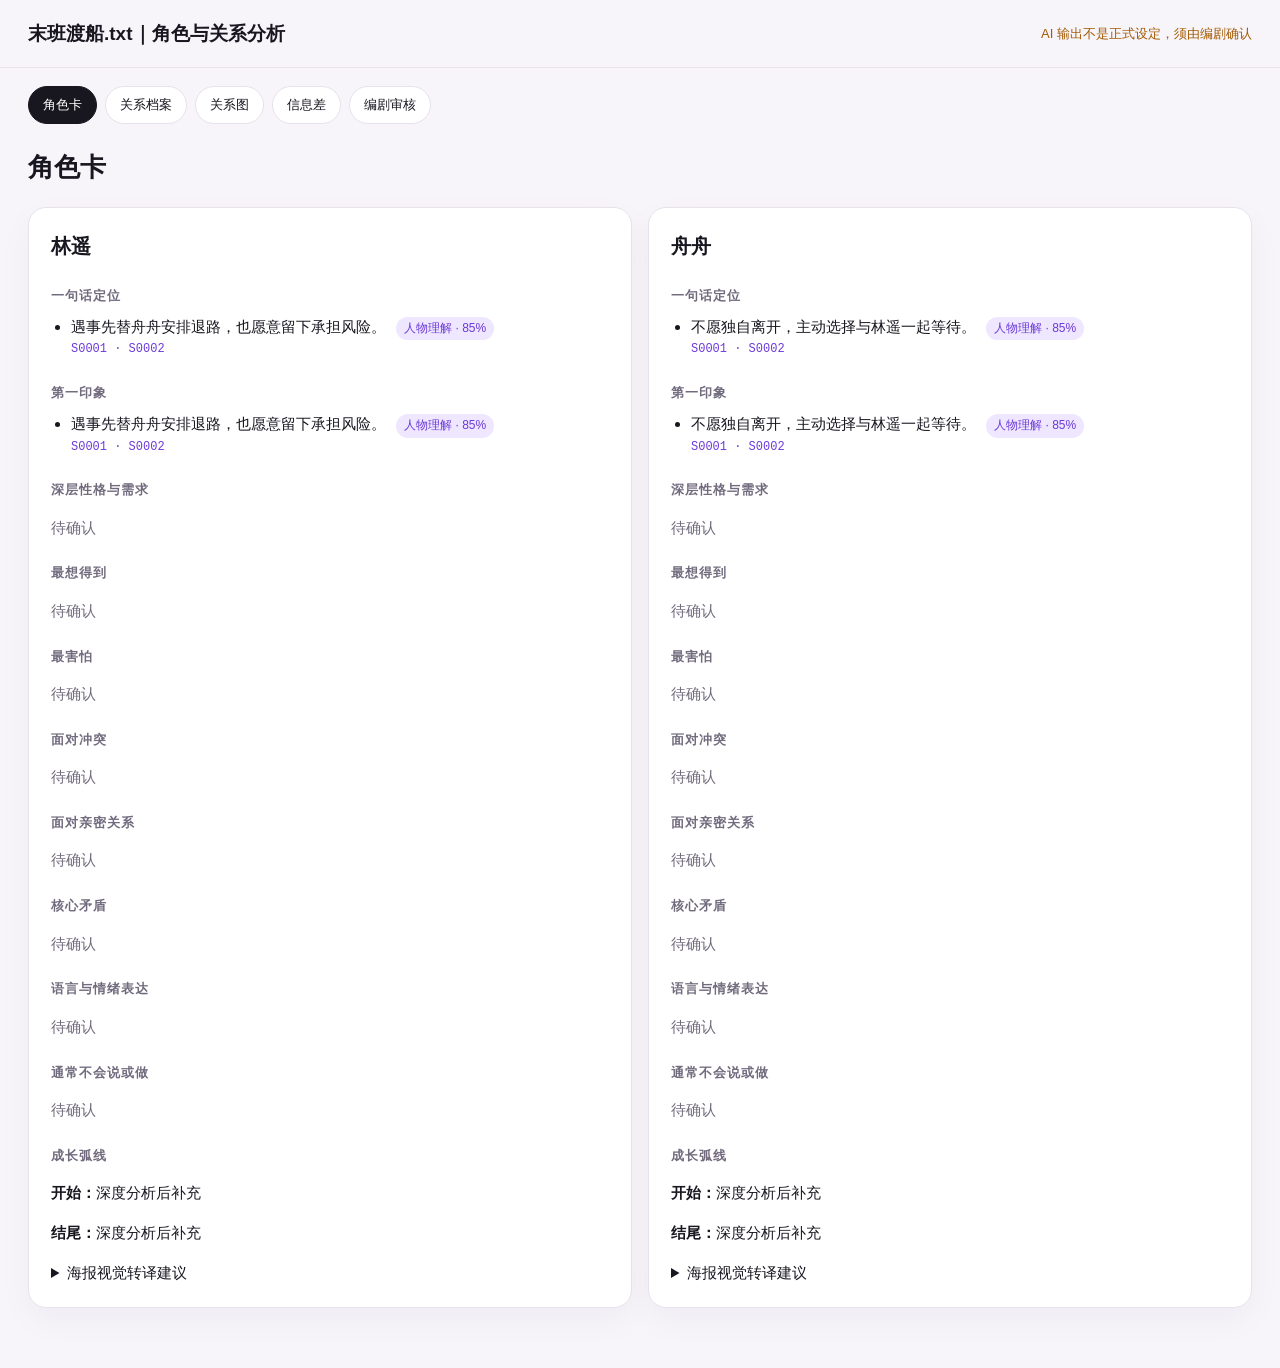
<file: deploy-sample/output/report.html>
<!doctype html>
<html lang="zh-CN">
<head>
  <meta charset="utf-8">
  <meta name="viewport" content="width=device-width, initial-scale=1">
  <title>末班渡船.txt｜角色与关系分析</title>
  <style>
    :root{--ink:#18161f;--muted:#716b7d;--line:#e7e2ec;--panel:#fff;--bg:#f7f4fa;--purple:#6d3ad8;--purple-soft:#eee7ff;--warn:#a45a00}
    *{box-sizing:border-box} body{margin:0;background:var(--bg);color:var(--ink);font:15px/1.65 -apple-system,BlinkMacSystemFont,"Segoe UI","PingFang SC",sans-serif}
    header{position:sticky;top:0;z-index:5;display:flex;align-items:center;justify-content:space-between;padding:18px 28px;background:rgba(247,244,250,.94);backdrop-filter:blur(14px);border-bottom:1px solid var(--line)}
    h1{font-size:19px;margin:0} .warning{color:var(--warn);font-size:13px} nav{display:flex;gap:8px;flex-wrap:wrap;padding:18px 28px 0;max-width:1400px;margin:auto}
    button,.button{border:1px solid var(--line);background:#fff;color:var(--ink);padding:9px 14px;border-radius:999px;cursor:pointer} button.active{background:var(--ink);color:#fff;border-color:var(--ink)}
    main{max-width:1400px;margin:auto;padding:22px 28px 60px} section[hidden]{display:none} .grid{display:grid;grid-template-columns:repeat(auto-fit,minmax(330px,1fr));gap:16px}
    article,.panel{background:var(--panel);border:1px solid var(--line);border-radius:18px;padding:22px;box-shadow:0 12px 35px rgba(37,23,58,.04)} h2{font-size:26px;margin:0 0 18px} h3{font-size:20px;margin:0 0 12px} h4{font-size:13px;text-transform:uppercase;letter-spacing:.08em;color:var(--muted);margin:22px 0 8px}
    ul{margin:0;padding-left:20px} li{margin:7px 0} .tag{display:inline-block;padding:2px 8px;margin-left:6px;border-radius:999px;background:var(--purple-soft);color:var(--purple);font-size:12px} .muted{color:var(--muted)}
    .evidence{font-family:ui-monospace,SFMono-Regular,Menlo,monospace;font-size:12px;color:var(--purple)} .timeline{border-left:2px solid var(--purple-soft);padding-left:18px;margin-left:6px} .timeline-item{position:relative;margin:14px 0} .timeline-item:before{content:"";position:absolute;width:9px;height:9px;border-radius:50%;background:var(--purple);left:-24px;top:8px}
    #graph{width:100%;min-height:560px;background:#fff;border:1px solid var(--line);border-radius:18px} .graph-label{font-size:12px;fill:var(--muted)} .node-label{font-size:14px;font-weight:700;fill:var(--ink)}
    .review-item{display:grid;grid-template-columns:130px 1fr 140px;gap:12px;align-items:start;padding:14px 0;border-bottom:1px solid var(--line)} select,input{width:100%;border:1px solid var(--line);border-radius:10px;padding:9px;background:#fff} .review-copy strong{display:block} .toolbar{display:flex;gap:10px;margin-bottom:16px} details{margin-top:12px} code{white-space:pre-wrap}
    @media(max-width:700px){header{align-items:flex-start;gap:8px;flex-direction:column;padding:15px 18px}nav,main{padding-left:18px;padding-right:18px}.review-item{grid-template-columns:1fr}#graph{min-height:420px}}
  </style>
</head>
<body>
  <header><h1>末班渡船.txt｜角色与关系分析</h1><div class="warning">AI 输出不是正式设定，须由编剧确认</div></header>
  <nav id="tabs">
    <button data-tab="characters" class="active">角色卡</button>
    <button data-tab="relationships">关系档案</button>
    <button data-tab="graph">关系图</button>
    <button data-tab="knowledge">信息差</button>
    <button data-tab="review">编剧审核</button>
  </nav>
  <main>
    <section id="characters"></section>
    <section id="relationships" hidden></section>
    <section id="graph" hidden></section>
    <section id="knowledge" hidden></section>
    <section id="review" hidden></section>
  </main>
  <script>window.__REPORT__={"report": {"meta": {"source_name": "末班渡船.txt", "source_digest": "4b93040baacf247293d82ee5789a8e61a63faf4529f7c8dfceb4c70b4cc2cf9f", "prompt_version": "2026-11-12.1", "extract_model": "gpt-6-luna", "synthesis_model": "not-used", "generated_at": "2026-11-25T06:37:19.889694+00:00", "scene_count_analyzed": 2, "scene_count_total": 2, "partial_analysis": false, "fast_mode": true, "analysis_depth": "quick_overview", "preview_sampling": false, "review_warning": "这是快速概览，不是正式设定；深层性格、变化与信息差需继续分析并由编剧确认。"}, "characters": {"林遥": {"character_name": "林遥", "aliases": [], "one_line_positioning": [{"claim": "遇事先替舟舟安排退路，也愿意留下承担风险。", "review_status": "人物理解", "confidence": 0.85, "evidence_ids": ["S0001", "S0002"], "counterevidence_ids": [], "notes": "快速概览结论；点击深度分析后再补充逐场证据与变化线。"}], "first_impression": [{"claim": "遇事先替舟舟安排退路，也愿意留下承担风险。", "review_status": "人物理解", "confidence": 0.85, "evidence_ids": ["S0001", "S0002"], "counterevidence_ids": [], "notes": "快速概览结论；点击深度分析后再补充逐场证据与变化线。"}], "deeper_personality_and_needs": [], "most_wanted": [], "greatest_fears": [], "conflict_pattern": [], "intimacy_pattern": [], "central_contradictions": [], "speech_rhythm_wording_emotion": [], "will_not_say_or_do": [], "arc": {"starting_state": "深度分析后补充", "stages": [], "turning_points": [], "ending_state": "深度分析后补充", "overall_change": "快速版暂不判断角色变化。", "change_confirmed": false}, "personality_changes": [], "personality_change_summary": "快速版暂不判断人物性格画像是否改变。", "personality_watchlist": ["完成深度分析后区分临时状态与稳定变化。"], "poster_brief": {"first_glance_message": "快速版不生成视觉设定。", "expression": [], "posture_and_action": [], "clothing_and_props": [], "color_and_light": [], "copy_tone": [], "avoid_mismatches": [], "note": "完成深度角色卡后再生成视觉建议。"}, "unconfirmed_questions": ["这个初步印象是否会在后续剧情中发生变化？"], "_meta": {"model": "quick-script-preview", "profile_mode": "preview", "prompt_version": "2026-11-12.1", "generated_at": "2026-11-25T06:37:19.889466+00:00"}}, "舟舟": {"character_name": "舟舟", "aliases": [], "one_line_positioning": [{"claim": "不愿独自离开，主动选择与林遥一起等待。", "review_status": "人物理解", "confidence": 0.85, "evidence_ids": ["S0001", "S0002"], "counterevidence_ids": [], "notes": "快速概览结论；点击深度分析后再补充逐场证据与变化线。"}], "first_impression": [{"claim": "不愿独自离开，主动选择与林遥一起等待。", "review_status": "人物理解", "confidence": 0.85, "evidence_ids": ["S0001", "S0002"], "counterevidence_ids": [], "notes": "快速概览结论；点击深度分析后再补充逐场证据与变化线。"}], "deeper_personality_and_needs": [], "most_wanted": [], "greatest_fears": [], "conflict_pattern": [], "intimacy_pattern": [], "central_contradictions": [], "speech_rhythm_wording_emotion": [], "will_not_say_or_do": [], "arc": {"starting_state": "深度分析后补充", "stages": [], "turning_points": [], "ending_state": "深度分析后补充", "overall_change": "快速版暂不判断角色变化。", "change_confirmed": false}, "personality_changes": [], "personality_change_summary": "快速版暂不判断人物性格画像是否改变。", "personality_watchlist": ["完成深度分析后区分临时状态与稳定变化。"], "poster_brief": {"first_glance_message": "快速版不生成视觉设定。", "expression": [], "posture_and_action": [], "clothing_and_props": [], "color_and_light": [], "copy_tone": [], "avoid_mismatches": [], "note": "完成深度角色卡后再生成视觉建议。"}, "unconfirmed_questions": ["这个初步印象是否会在后续剧情中发生变化？"], "_meta": {"model": "quick-script-preview", "profile_mode": "preview", "prompt_version": "2026-11-12.1", "generated_at": "2026-11-25T06:37:19.889556+00:00"}}}, "relationships": {"林遥 × 舟舟": {"person_a": "林遥", "person_b": "舟舟", "relationship_type": "彼此牵挂", "relationship_strength": 0.95, "relationship_direction": "不明确", "how_they_met": [], "surface_relation": [{"claim": "彼此牵挂", "review_status": "人物理解", "confidence": 0.85, "evidence_ids": ["S0001", "S0002"], "counterevidence_ids": [], "notes": "快速概览结论；点击深度分析后再补充逐场证据与变化线。"}], "underlying_state": [{"claim": "林遥想让舟舟先走，舟舟撕掉船票，选择留下陪她等待。", "review_status": "人物理解", "confidence": 0.85, "evidence_ids": ["S0001", "S0002"], "counterevidence_ids": [], "notes": "快速概览结论；点击深度分析后再补充逐场证据与变化线。"}], "a_view_of_b": [], "b_view_of_a": [], "a_wants": [], "b_wants": [], "initiative_and_control": [], "important_shared_events": [], "current_conflict": [], "unspoken_information": [], "timeline": [{"stage": "彼此牵挂", "state": "林遥想让舟舟先走，舟舟撕掉船票，选择留下陪她等待。", "change_event": "深度分析后补充", "scene_ids": ["S0001", "S0002"], "evidence_ids": ["S0001", "S0002"]}], "breakthroughs": [], "graph_stages": [{"stage": "彼此牵挂", "start_scene": "S0001", "end_scene": "S0002", "relation_label": "彼此牵挂", "strength": 0.95, "change_status": "待确认", "direction": "不明确", "latest_change": "深度分析后补充", "scene_ids": ["S0001", "S0002"], "evidence_ids": ["S0001", "S0002"]}], "current_stage": "彼此牵挂", "story_truth_vs_audience_view": [], "unresolved_questions": ["双方视角、权力变化与未说出口的信息待深度分析。"], "_meta": {"model": "quick-script-preview", "profile_mode": "preview", "prompt_version": "2026-11-12.1", "generated_at": "2026-11-25T06:37:19.889583+00:00"}}}, "story_progress": {"overall_progress": "已完成当前范围的快速剧情导航。", "overall_pace": "待确认", "pace_score": 0, "stages": [{"stage": "故事前段", "start_scene": "S0001", "end_scene": "S0001", "progress_summary": "INT. 售票亭 - 夜", "narrative_tasks_completed": [], "conflict_phase": "待确认", "pace": "待确认", "pace_reason": "快速模式只提供场景导航，深度分析后判断节奏。", "repetition_or_stall": [], "inactive_character_or_relationship_lines": [], "scene_ids": ["S0001"]}, {"stage": "故事中段", "start_scene": "S0002", "end_scene": "S0002", "progress_summary": "EXT. 码头 - 黎明", "narrative_tasks_completed": [], "conflict_phase": "待确认", "pace": "待确认", "pace_reason": "快速模式只提供场景导航，深度分析后判断节奏。", "repetition_or_stall": [], "inactive_character_or_relationship_lines": [], "scene_ids": ["S0002"]}], "stage_comparisons": [], "version_comparison": {"has_previous_version": false, "previous_source_name": "", "added_or_expanded": [], "removed_or_weakened": [], "materially_changed": [], "character_changes": [], "relationship_changes": [], "pace_changes": [], "notes": "深度分析后生成版本对比。"}, "priority_notes": ["完成深度分析后可查看节奏问题与阶段对比。"]}, "knowledge_ledger": [], "review_queue": [{"owner_type": "角色", "owner": "林遥", "path": "one_line_positioning[0]", "claim": "遇事先替舟舟安排退路，也愿意留下承担风险。", "suggested_status": "人物理解", "confidence": 0.85, "evidence_ids": ["S0001", "S0002"], "editor_decision": "", "editor_notes": ""}, {"owner_type": "角色", "owner": "林遥", "path": "first_impression[0]", "claim": "遇事先替舟舟安排退路，也愿意留下承担风险。", "suggested_status": "人物理解", "confidence": 0.85, "evidence_ids": ["S0001", "S0002"], "editor_decision": "", "editor_notes": ""}, {"owner_type": "角色", "owner": "林遥", "path": "unconfirmed_questions", "claim": "这个初步印象是否会在后续剧情中发生变化？", "suggested_status": "待确认", "confidence": 0, "evidence_ids": [], "editor_decision": "", "editor_notes": ""}, {"owner_type": "角色", "owner": "舟舟", "path": "one_line_positioning[0]", "claim": "不愿独自离开，主动选择与林遥一起等待。", "suggested_status": "人物理解", "confidence": 0.85, "evidence_ids": ["S0001", "S0002"], "editor_decision": "", "editor_notes": ""}, {"owner_type": "角色", "owner": "舟舟", "path": "first_impression[0]", "claim": "不愿独自离开，主动选择与林遥一起等待。", "suggested_status": "人物理解", "confidence": 0.85, "evidence_ids": ["S0001", "S0002"], "editor_decision": "", "editor_notes": ""}, {"owner_type": "角色", "owner": "舟舟", "path": "unconfirmed_questions", "claim": "这个初步印象是否会在后续剧情中发生变化？", "suggested_status": "待确认", "confidence": 0, "evidence_ids": [], "editor_decision": "", "editor_notes": ""}, {"owner_type": "关系", "owner": "林遥 × 舟舟", "path": "surface_relation[0]", "claim": "彼此牵挂", "suggested_status": "人物理解", "confidence": 0.85, "evidence_ids": ["S0001", "S0002"], "editor_decision": "", "editor_notes": ""}, {"owner_type": "关系", "owner": "林遥 × 舟舟", "path": "underlying_state[0]", "claim": "林遥想让舟舟先走，舟舟撕掉船票，选择留下陪她等待。", "suggested_status": "人物理解", "confidence": 0.85, "evidence_ids": ["S0001", "S0002"], "editor_decision": "", "editor_notes": ""}, {"owner_type": "关系", "owner": "林遥 × 舟舟", "path": "unresolved_questions", "claim": "双方视角、权力变化与未说出口的信息待深度分析。", "suggested_status": "待确认", "confidence": 0, "evidence_ids": [], "editor_decision": "", "editor_notes": ""}], "evidence_catalog": {}, "alias_index": {"name_to_canonical": {"林遥": "林遥", "舟舟": "舟舟"}, "canonical_aliases": {"林遥": [], "舟舟": []}}}, "graph": {"nodes": [{"id": "林遥", "label": "林遥"}, {"id": "舟舟", "label": "舟舟"}], "edges": [{"id": "林遥 × 舟舟", "source": "林遥", "target": "舟舟", "label": "彼此牵挂", "relationship_type": "彼此牵挂", "strength": 0.95, "direction": "不明确", "timeline": [{"stage": "彼此牵挂", "state": "林遥想让舟舟先走，舟舟撕掉船票，选择留下陪她等待。", "change_event": "深度分析后补充", "scene_ids": ["S0001", "S0002"], "evidence_ids": ["S0001", "S0002"]}], "breakthroughs": [], "stages": [{"stage": "彼此牵挂", "start_scene": "S0001", "end_scene": "S0002", "relation_label": "彼此牵挂", "strength": 0.95, "change_status": "待确认", "direction": "不明确", "latest_change": "深度分析后补充", "scene_ids": ["S0001", "S0002"], "evidence_ids": ["S0001", "S0002"]}]}], "stage_labels": ["彼此牵挂"]}};</script>
  <script>
  (()=>{
    const data=window.__REPORT__.report, graph=window.__REPORT__.graph;
    const esc=s=>String(s??"").replace(/[&<>"']/g,c=>({"&":"&amp;","<":"&lt;",">":"&gt;",'"':"&quot;","'":"&#39;"}[c]));
    const assertionList=items=>{if(!items?.length)return '<p class="muted">待确认</p>';return '<ul>'+items.map(x=>`<li>${esc(x.claim)} <span class="tag">${esc(x.review_status)} · ${Math.round((x.confidence||0)*100)}%</span><div class="evidence">${esc((x.evidence_ids||[]).join(' · ')||'无直接证据')}</div></li>`).join('')+'</ul>'};
    const sections=[["一句话定位", "one_line_positioning"], ["第一印象", "first_impression"], ["深层性格与需求", "deeper_personality_and_needs"], ["最想得到", "most_wanted"], ["最害怕", "greatest_fears"], ["面对冲突", "conflict_pattern"], ["面对亲密关系", "intimacy_pattern"], ["核心矛盾", "central_contradictions"], ["语言与情绪表达", "speech_rhythm_wording_emotion"], ["通常不会说或做", "will_not_say_or_do"]];
    const relationSections=[["如何认识", "how_they_met"], ["表面关系", "surface_relation"], ["真实状态", "underlying_state"], ["A 如何理解 B", "a_view_of_b"], ["B 如何理解 A", "b_view_of_a"], ["A 想得到什么", "a_wants"], ["B 想得到什么", "b_wants"], ["主动权与控制权", "initiative_and_control"], ["共同经历", "important_shared_events"], ["当前冲突", "current_conflict"], ["未说出口的信息", "unspoken_information"], ["故事事实与用户视角", "story_truth_vs_audience_view"]];
    document.querySelector('#characters').innerHTML='<h2>角色卡</h2><div class="grid">'+Object.entries(data.characters||{}).map(([name,c])=>`<article><h3>${esc(name)}</h3>${c.aliases?.length?`<p class="muted">别名：${esc(c.aliases.join('、'))}</p>`:''}${sections.map(([title,key])=>`<h4>${title}</h4>${assertionList(c[key])}`).join('')}<h4>成长弧线</h4><p><strong>开始：</strong>${esc(c.arc?.starting_state||'待确认')}</p><div class="timeline">${(c.arc?.stages||[]).map(s=>`<div class="timeline-item"><strong>${esc(s.stage)}</strong><br>${esc(s.state)}<br><span class="muted">${esc(s.key_behavior)} · ${esc(s.change_status)}</span></div>`).join('')}</div><p><strong>结尾：</strong>${esc(c.arc?.ending_state||'待确认')}</p><details><summary>海报视觉转译建议</summary><p>${esc(c.poster_brief?.first_glance_message||'待角色卡确认后生成')}</p><p class="muted">${esc(c.poster_brief?.note||'')}</p></details></article>`).join('')+'</div>';
    document.querySelector('#relationships').innerHTML='<h2>人物关系档案</h2><div class="grid">'+Object.entries(data.relationships||{}).map(([key,r])=>`<article><h3>${esc(key)}</h3>${relationSections.map(([title,field])=>`<h4>${title}</h4>${assertionList(r[field])}`).join('')}<h4>关系变化线</h4><div class="timeline">${(r.timeline||[]).map(t=>`<div class="timeline-item"><strong>${esc(t.stage)}</strong><br>${esc(t.state)}<br><span class="muted">${esc(t.change_event)} · ${esc((t.scene_ids||[]).join('、'))}</span></div>`).join('')}</div><p><strong>当前阶段：</strong>${esc(r.current_stage||'待确认')}</p></article>`).join('')+'</div>';
    document.querySelector('#knowledge').innerHTML='<h2>信息差与防剧透台账</h2><div class="grid">'+(data.knowledge_ledger||[]).map(f=>`<article><h3>${esc(f.scene_id)} · ${esc(f.audience_status)}</h3><p>${esc(f.fact)}</p><p><strong>已知：</strong>${esc((f.known_by||[]).join('、')||'未记录')}</p><p><strong>未知：</strong>${esc((f.not_known_by||[]).join('、')||'未记录')}</p><div class="evidence">${esc((f.evidence_ids||[]).join(' · '))}</div></article>`).join('')+'</div>';
    const reviewKey='script-agent-review-'+(data.meta?.source_digest||'draft'); const saved=JSON.parse(localStorage.getItem(reviewKey)||'{}');
    document.querySelector('#review').innerHTML=`<h2>编剧审核</h2><div class="toolbar"><button id="exportReview">导出审核结果</button><span class="muted">选择会自动保存在当前浏览器</span></div><div class="panel">${(data.review_queue||[]).map((q,i)=>`<div class="review-item"><div><strong>${esc(q.owner_type)}</strong><br>${esc(q.owner)}</div><div class="review-copy"><strong>${esc(q.claim)}</strong><span class="evidence">${esc((q.evidence_ids||[]).join(' · ')||'无直接证据')}</span><input data-note="${i}" placeholder="编剧备注" value="${esc(saved[i]?.notes||'')}"></div><select data-decision="${i}">${['待确认','人物理解','正式设定','驳回'].map(v=>`<option ${(saved[i]?.decision||q.suggested_status)===v?'selected':''}>${v}</option>`).join('')}</select></div>`).join('')}</div>`;
    const saveReview=()=>{const state={};(data.review_queue||[]).forEach((q,i)=>{state[i]={decision:document.querySelector(`[data-decision="${i}"]`)?.value||'',notes:document.querySelector(`[data-note="${i}"]`)?.value||'',claim:q.claim,owner:q.owner,evidence_ids:q.evidence_ids}});localStorage.setItem(reviewKey,JSON.stringify(state));return state};
    document.querySelector('#review').addEventListener('change',saveReview);document.querySelector('#review').addEventListener('input',saveReview);
    document.querySelector('#exportReview').addEventListener('click',()=>{const blob=new Blob([JSON.stringify(saveReview(),null,2)],{type:'application/json'});const a=document.createElement('a');a.href=URL.createObjectURL(blob);a.download='editor-review.json';a.click();URL.revokeObjectURL(a.href)});
    function drawGraph(){const host=document.querySelector('#graph');host.innerHTML='<h2 style="padding:22px 22px 0">动态人物关系图</h2>';const w=host.clientWidth||900,h=Math.max(480,Math.min(760,w*.65)),cx=w/2,cy=h/2+25,r=Math.max(100,Math.min(w,h)*.34),nodes=graph.nodes||[],positions={};nodes.forEach((n,i)=>{const a=-Math.PI/2+(Math.PI*2*i/Math.max(1,nodes.length));positions[n.id]={x:cx+Math.cos(a)*r,y:cy+Math.sin(a)*r}});const ns='http://www.w3.org/2000/svg',svg=document.createElementNS(ns,'svg');svg.setAttribute('viewBox',`0 0 ${w} ${h}`);svg.setAttribute('width','100%');svg.setAttribute('height',h);(graph.edges||[]).forEach(e=>{const a=positions[e.source],b=positions[e.target];if(!a||!b)return;const line=document.createElementNS(ns,'line');line.setAttribute('x1',a.x);line.setAttribute('y1',a.y);line.setAttribute('x2',b.x);line.setAttribute('y2',b.y);line.setAttribute('stroke','#bca8ec');line.setAttribute('stroke-width','3');svg.append(line);const label=document.createElementNS(ns,'text');label.setAttribute('x',(a.x+b.x)/2);label.setAttribute('y',(a.y+b.y)/2-7);label.setAttribute('text-anchor','middle');label.setAttribute('class','graph-label');label.textContent=e.label||'待确认';svg.append(label)});nodes.forEach(n=>{const p=positions[n.id],g=document.createElementNS(ns,'g'),circle=document.createElementNS(ns,'circle'),label=document.createElementNS(ns,'text');circle.setAttribute('cx',p.x);circle.setAttribute('cy',p.y);circle.setAttribute('r','34');circle.setAttribute('fill','#eee7ff');circle.setAttribute('stroke','#6d3ad8');circle.setAttribute('stroke-width','2');label.setAttribute('x',p.x);label.setAttribute('y',p.y+5);label.setAttribute('text-anchor','middle');label.setAttribute('class','node-label');label.textContent=n.label;g.append(circle,label);svg.append(g)});if(!nodes.length){const t=document.createElementNS(ns,'text');t.setAttribute('x',cx);t.setAttribute('y',cy);t.setAttribute('text-anchor','middle');t.setAttribute('class','graph-label');t.textContent='完成分析后将在这里显示关系图';svg.append(t)}host.append(svg)}
    document.querySelector('#tabs').addEventListener('click',e=>{const b=e.target.closest('[data-tab]');if(!b)return;document.querySelectorAll('#tabs button').forEach(x=>x.classList.toggle('active',x===b));document.querySelectorAll('main>section').forEach(s=>s.hidden=s.id!==b.dataset.tab);if(b.dataset.tab==='graph')drawGraph()});
  })();
  </script>
</body>
</html>
</file>
